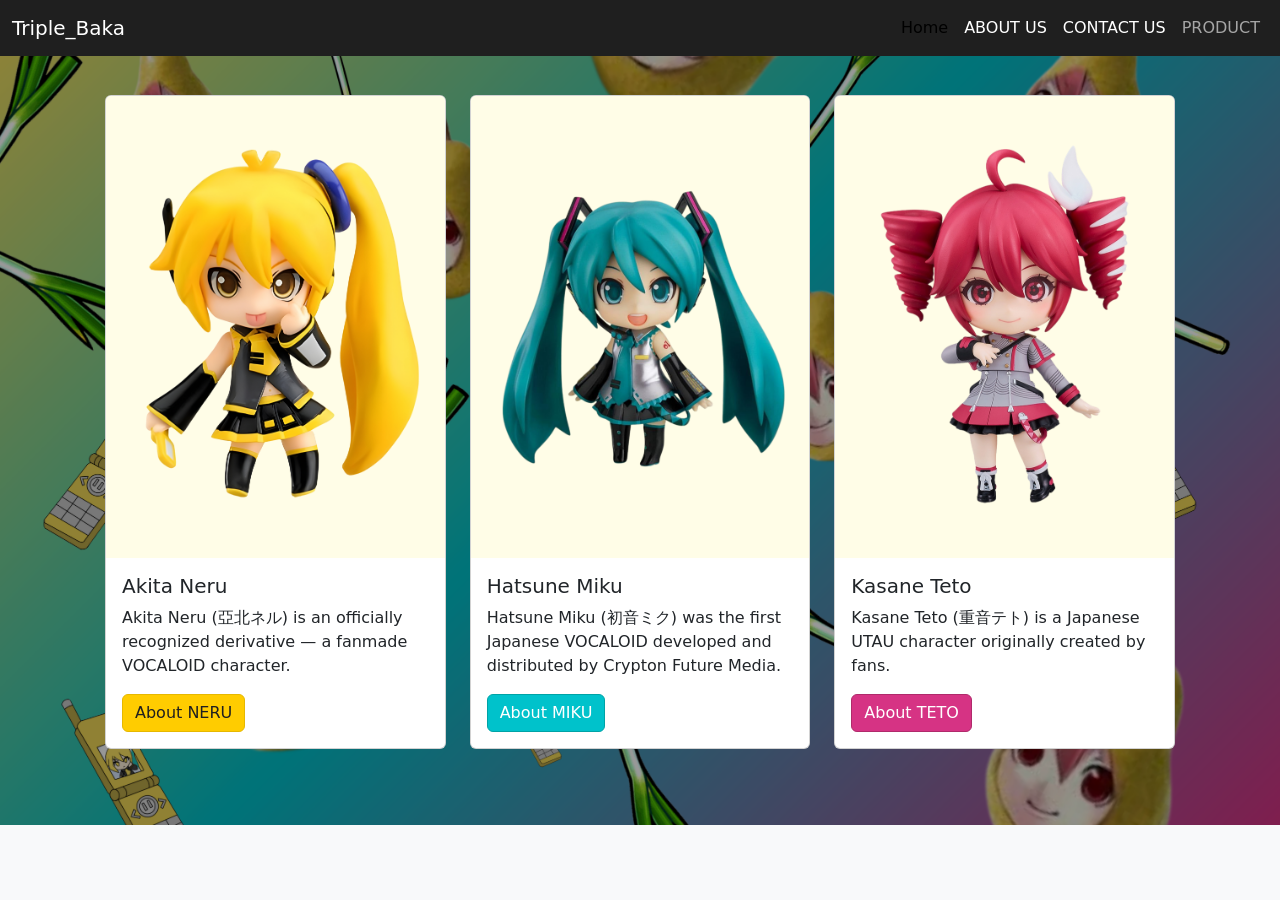
<file: index.html>
<!DOCTYPE html>
<html lang="en">
<head>
  <meta charset="UTF-8">
  <meta name="viewport" content="width=device-width, initial-scale=1.0">
  <title>Triple_Baka - Home</title>
  <link href="https://cdn.jsdelivr.net/npm/bootstrap@5.0.2/dist/css/bootstrap.min.css" rel="stylesheet">
  <link rel="stylesheet" href="finals_.css">
</head>
<body>
<nav class="navbar navbar-expand-lg navbar-custom">
  <div class="container-fluid">
    <a class="navbar-brand text-white" href="#">Triple_Baka</a>
    <button class="navbar-toggler" type="button" data-bs-toggle="collapse" data-bs-target="#navbarNavAltMarkup" aria-controls="navbarNavAltMarkup" aria-expanded="false" aria-label="Toggle navigation">
      <span class="navbar-toggler-icon"></span>
    </button>
    <div class="collapse navbar-collapse" id="navbarNavAltMarkup">
      <div class="navbar-nav ms-auto">
        <a class="nav-link active" aria-current="page" href="#">Home</a>
        <a class="nav-link" href="#">ABOUT US</a>
        <a class="nav-link" href="#">CONTACT US</a>
        <a class="nav-link disabled" href="#" tabindex="-1" aria-disabled="true">PRODUCT</a>
      </div>
    </div>
  </div>
</nav>

<div class="container cards-section">
  <div class="row g-4">
    <div class="col-md-4">
      <div class="card h-100">
        <img src="neru.png" class="card-img-top" alt="Neru"
             onerror="this.onerror=null;this.src='https://via.placeholder.com/600x300?text=NERU';">
        <div class="card-body d-flex flex-column">
          <h5 class="card-title">Akita Neru</h5>
          <p class="card-text">Akita Neru (亞北ネル) is an officially recognized derivative — a fanmade VOCALOID character.</p>
            <div class="mt-auto">
            <a href="neru.html" class="btn btn-neru">About NERU</a>
          </div>
        </div>
      </div>
    </div>

    <div class="col-md-4">
      <div class="card h-100">
        <img src="mike.png" class="card-img-top" alt="Hatsune"
             onerror="this.onerror=null;this.src='https://via.placeholder.com/600x300?text=MIKU';">
        <div class="card-body d-flex flex-column">
          <h5 class="card-title">Hatsune Miku</h5>
          <p class="card-text">Hatsune Miku (初音ミク) was the first Japanese VOCALOID developed and distributed by Crypton Future Media.</p>
          <div class="mt-auto">
            <a href="miku.html" class="btn btn-miku">About MIKU</a>
          </div>
        </div>
      </div>
    </div>

    <div class="col-md-4">
      <div class="card h-100">
        <img src="teto.png" class="card-img-top" alt="Kasane"
             onerror="this.onerror=null;this.src='https://via.placeholder.com/600x300?text=TETO';">
        <div class="card-body d-flex flex-column">
          <h5 class="card-title">Kasane Teto</h5>
          <p class="card-text">Kasane Teto (重音テト) is a Japanese UTAU character originally created by fans.</p>
          <div class="mt-auto">
            <a href="kasane.html" class="btn btn-kasane">About TETO</a>
          </div>  
        </div>
      </div>
    </div>
  </div>
</div>

<script src="https://cdn.jsdelivr.net/npm/bootstrap@5.0.2/dist/js/bootstrap.bundle.min.js"></script>
</body>
</html>
</file>
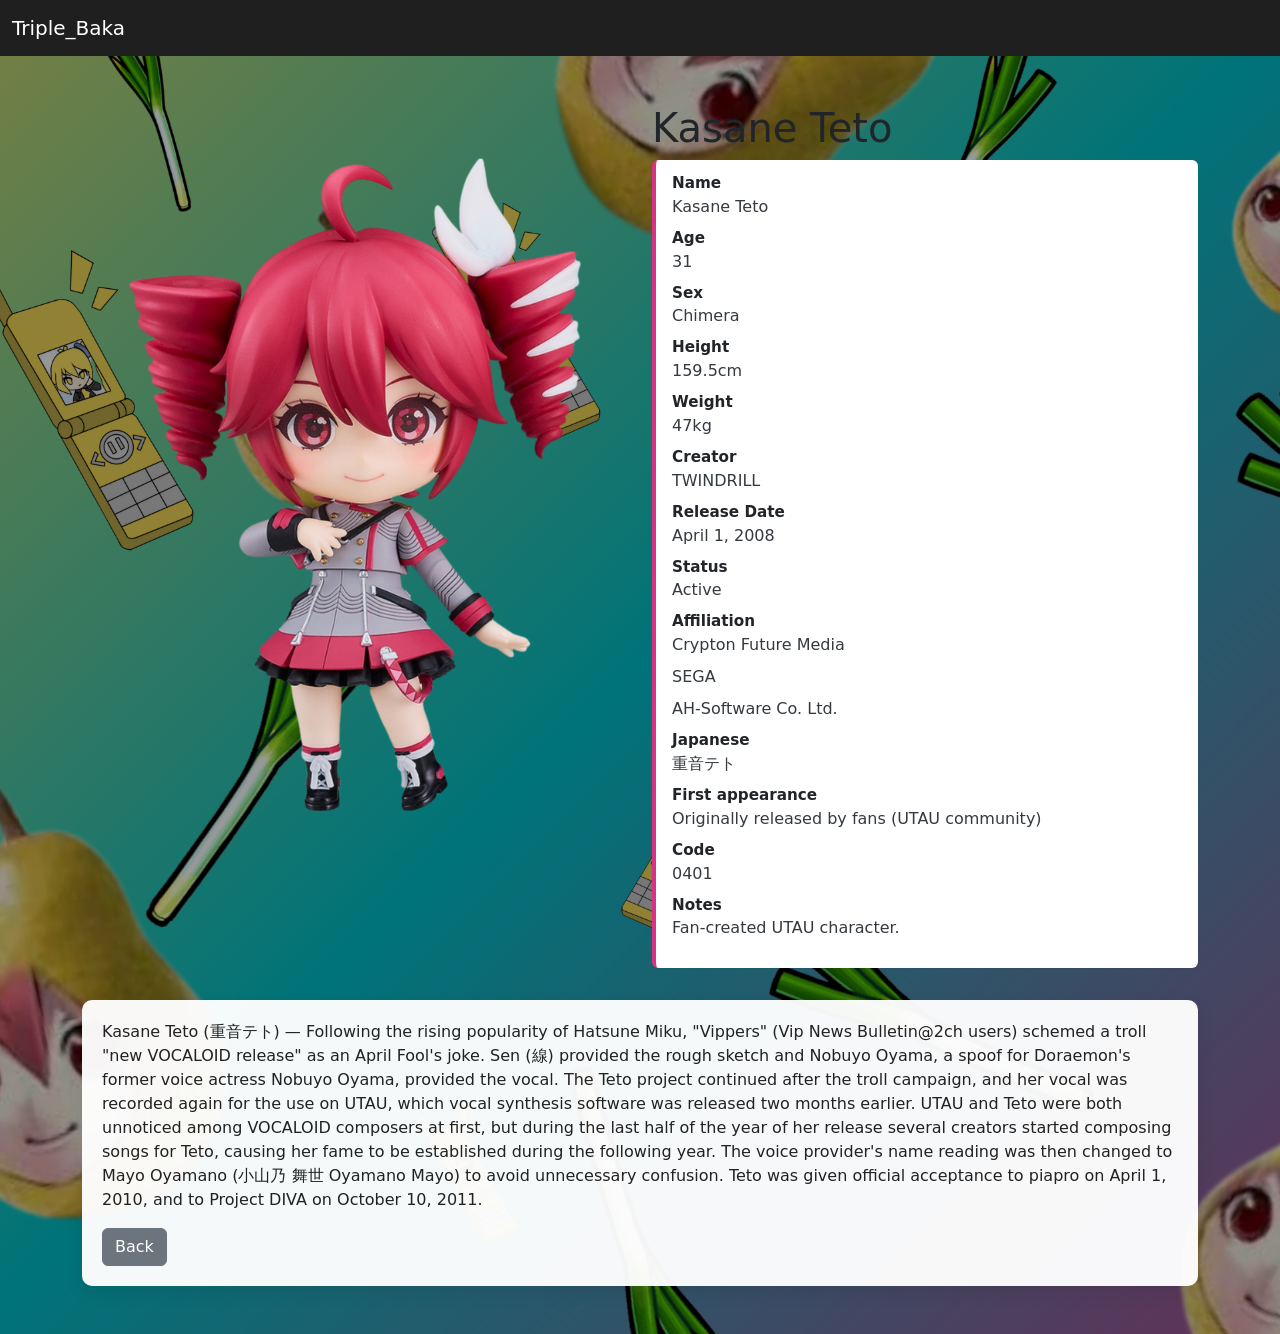
<file: kasane.html>
<!DOCTYPE html>
<html lang="en">
<head>
  <meta charset="utf-8">
  <meta name="viewport" content="width=device-width, initial-scale=1">
  <title>Kasane Teto — Triple_Baka</title>
  <link href="https://cdn.jsdelivr.net/npm/bootstrap@5.0.2/dist/css/bootstrap.min.css" rel="stylesheet">
  <link rel="stylesheet" href="finals_.css">
 </head>
 <body>
 <nav class="navbar navbar-expand-lg navbar-custom">
  <div class="container-fluid">
  <a class="navbar-brand text-white" href="index.html">Triple_Baka</a>
  </div>
 </nav>

 <main class="container my-5">
   <div class="row">
     <div class="col-md-6">
       <img src="teto.png" class="img-fluid" alt="Kasane Teto" onerror="this.onerror=null;this.src='https://via.placeholder.com/800x450?text=TETO';">
     </div>
     <div class="col-md-6">
       <h1>Kasane Teto</h1>
       
       <div class="ident-box ident-kasane ident-medium mb-3">
         <dl>
           <dt>Name</dt>
           <dd>Kasane Teto</dd>

           <dt>Age</dt>
           <dd>31</dd>

           <dt>Sex</dt>
           <dd>Chimera</dd>

           <dt>Height</dt>
           <dd>159.5cm</dd>

           <dt>Weight</dt>
           <dd>47kg</dd>
           
           <dt>Creator</dt>
           <dd>TWINDRILL</dd>

           <dt>Release Date</dt>
           <dd>April 1, 2008</dd>

           <dt>Status</dt>
           <dd>Active</dd>

           <dt>Affiliation</dt>
           <dd>Crypton Future Media</dd>
           <dd>SEGA</dd>
           <dd>AH-Software Co. Ltd.</dd>

           <dt>Japanese</dt>
           <dd>重音テト</dd>

           <dt>First appearance</dt>
           <dd>Originally released by fans (UTAU community)</dd>

           <dt>Code</dt>
           <dd>0401</dd>

           <dt>Notes</dt>
           <dd>Fan-created UTAU character.</dd>
         </dl>
       </div>
     </div>
   </div>

  <div class="row mt-3">
    <div class="col-12">
      <div class="content-box">
        <p>Kasane Teto (重音テト) — Following the rising popularity of Hatsune Miku, "Vippers" (Vip News Bulletin@2ch users) schemed a troll "new VOCALOID release" as an April Fool's joke. Sen (線) provided the rough sketch and Nobuyo Oyama, a spoof for Doraemon's former voice actress Nobuyo Oyama, provided the vocal. 
The Teto project continued after the troll campaign, and her vocal was recorded again for the use on UTAU, which vocal synthesis software was released two months earlier. UTAU and Teto were both unnoticed among VOCALOID composers at first, but during the last half of the year of her release several creators started composing songs for Teto, causing her fame to be established during the following year. 
The voice provider's name reading was then changed to Mayo Oyamano (小山乃 舞世 Oyamano Mayo) to avoid unnecessary confusion. Teto was given official acceptance to piapro on April 1, 2010, and to Project DIVA on October 10, 2011.</p>

  <a href="index.html" class="btn btn-secondary">Back</a>
      </div>
    </div>
  </div>
 </main>

 <script src="https://cdn.jsdelivr.net/npm/bootstrap@5.0.2/dist/js/bootstrap.bundle.min.js"></script>
 </body>
 </html>
</file>
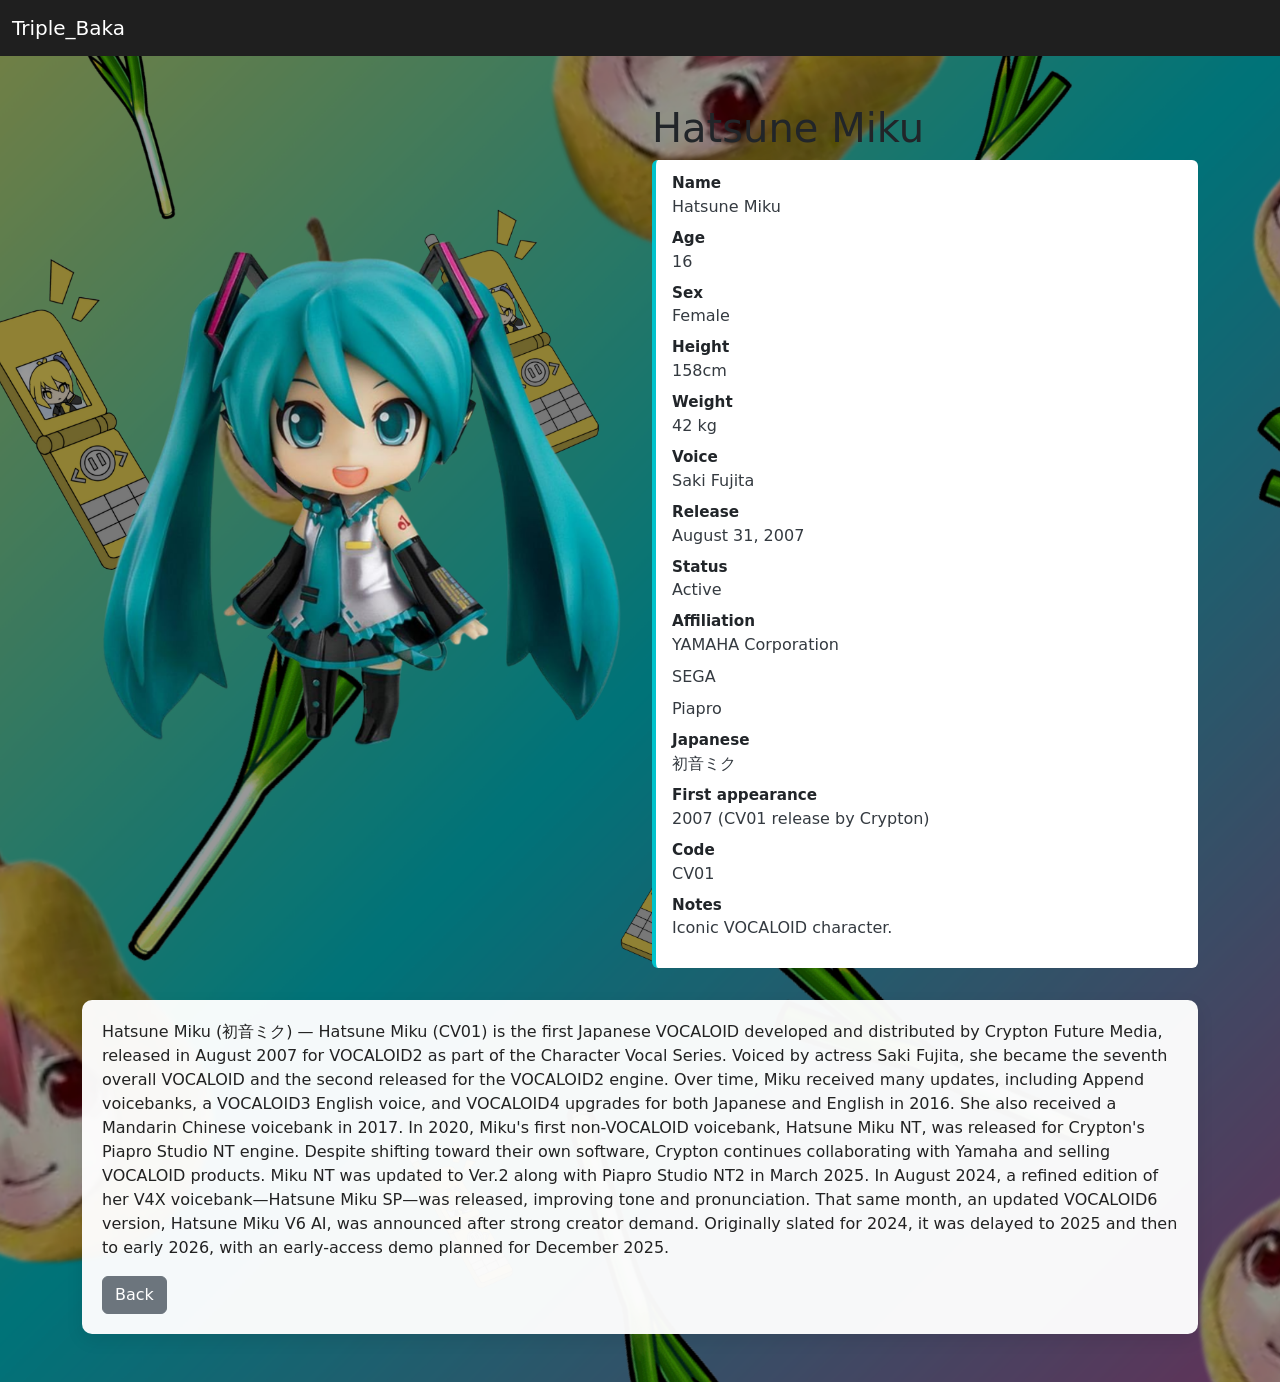
<file: miku.html>
<!DOCTYPE html>
<html lang="en">
<head>
  <meta charset="utf-8">
  <meta name="viewport" content="width=device-width, initial-scale=1">
  <title>Hatsune Miku — Triple_Baka</title>
  <link href="https://cdn.jsdelivr.net/npm/bootstrap@5.0.2/dist/css/bootstrap.min.css" rel="stylesheet">
  <link rel="stylesheet" href="finals_.css">
 </head>
 <body>
 <nav class="navbar navbar-expand-lg navbar-custom">
  <div class="container-fluid">
  <a class="navbar-brand text-white" href="index.html">Triple_Baka</a>
  </div>
 </nav>

 <main class="container my-5">
   <div class="row">
     <div class="col-md-6">
       <img src="mike.png" class="img-fluid" alt="Hatsune Miku" onerror="this.onerror=null;this.src='https://via.placeholder.com/800x450?text=MIKU';">
     </div>
     <div class="col-md-6">
       <h1>Hatsune Miku</h1>
      
       <div class="ident-box ident-miku ident-medium mb-3">
         <dl>
           <dt>Name</dt>
           <dd>Hatsune Miku</dd>

           <dt>Age</dt>
           <dd>16</dd>

           <dt>Sex</dt>
           <dd>Female</dd>

           <dt>Height</dt>
           <dd>158cm</dd>

           <dt>Weight</dt>
           <dd>42 kg</dd>
           
           <dt>Voice</dt>
           <dd>Saki Fujita</dd>

           <dt>Release</dt>
           <dd>August 31, 2007 </dd>

           <dt>Status</dt>
           <dd>Active</dd>

           <dt>Affiliation</dt>
           <dd>YAMAHA Corporation</dd>
           <dd>SEGA</dd>
           <dd>Piapro</dd>

           <dt>Japanese</dt>
           <dd>初音ミク</dd>

           <dt>First appearance</dt>
           <dd>2007 (CV01 release by Crypton)</dd>

           <dt>Code</dt>
           <dd>CV01</dd>

           <dt>Notes</dt>
           <dd>Iconic VOCALOID character.</dd>
         </dl>
       </div>
     </div>
   </div>

  <div class="row mt-3">
    <div class="col-12">
      <div class="content-box">
        <p>Hatsune Miku (初音ミク) — Hatsune Miku (CV01) is the first Japanese VOCALOID developed and distributed by Crypton Future Media, released in August 2007 for VOCALOID2 as part of the Character Vocal Series. Voiced by actress Saki Fujita, she became the seventh overall VOCALOID and the second released for the VOCALOID2 engine.
Over time, Miku received many updates, including Append voicebanks, a VOCALOID3 English voice, and VOCALOID4 upgrades for both Japanese and English in 2016. She also received a Mandarin Chinese voicebank in 2017.
In 2020, Miku's first non-VOCALOID voicebank, Hatsune Miku NT, was released for Crypton's Piapro Studio NT engine. Despite shifting toward their own software, Crypton continues collaborating with Yamaha and selling VOCALOID products. Miku NT was updated to Ver.2 along with Piapro Studio NT2 in March 2025.
In August 2024, a refined edition of her V4X voicebank—Hatsune Miku SP—was released, improving tone and pronunciation. That same month, an updated VOCALOID6 version, Hatsune Miku V6 AI, was announced after strong creator demand. Originally slated for 2024, it was delayed to 2025 and then to early 2026, with an early-access demo planned for December 2025.</p>

  <a href="index.html" class="btn btn-secondary">Back</a>
      </div>
    </div>
  </div>
 </main>

 <script src="https://cdn.jsdelivr.net/npm/bootstrap@5.0.2/dist/js/bootstrap.bundle.min.js"></script>
 </body>
 </html>
</file>
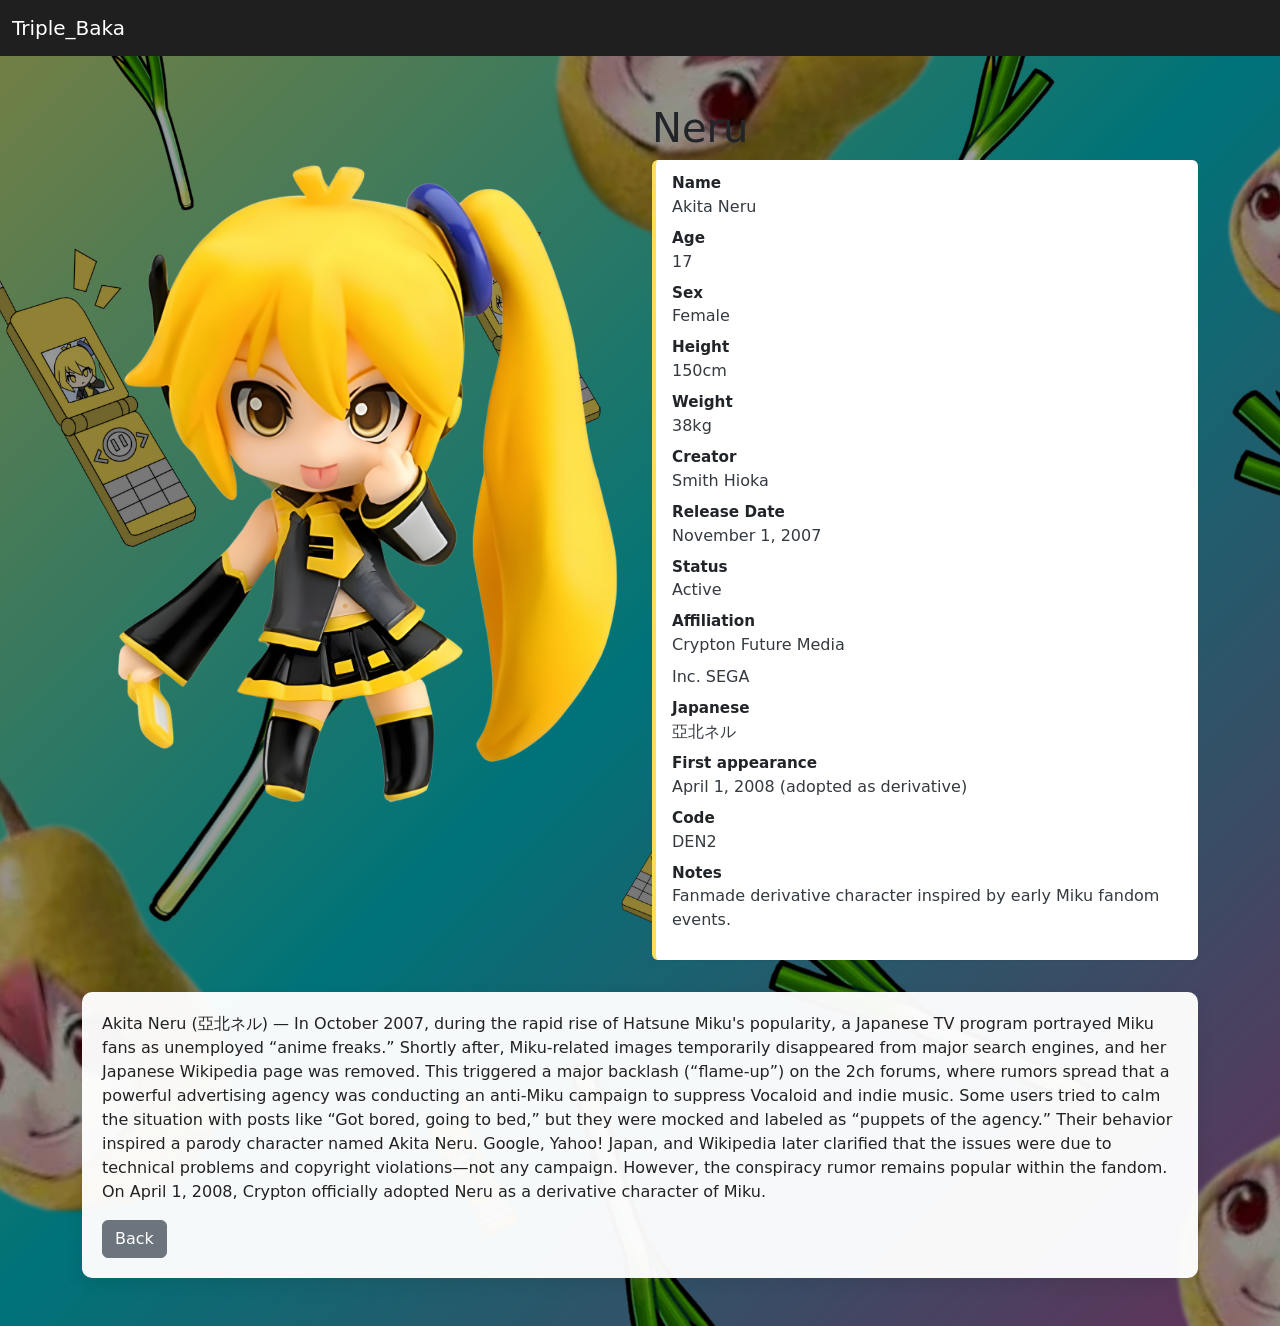
<file: neru.html>
<!DOCTYPE html>
<html lang="en">
<head>
  <meta charset="utf-8">
  <meta name="viewport" content="width=device-width, initial-scale=1">
  <title>Neru — Triple_Baka</title>
  <link href="https://cdn.jsdelivr.net/npm/bootstrap@5.0.2/dist/css/bootstrap.min.css" rel="stylesheet">
  <link rel="stylesheet" href="finals_.css">
 </head>
 <body>
 <nav class="navbar navbar-expand-lg navbar-custom">
  <div class="container-fluid">
  <a class="navbar-brand text-white" href="index.html">Triple_Baka</a>
  </div>
 </nav>

 <main class="container my-5">
   <div class="row">
     <div class="col-md-6">
       <img src="neru.png" class="img-fluid" alt="Neru" onerror="this.onerror=null;this.src='https://via.placeholder.com/800x450?text=NERU';">
     </div>
     <div class="col-md-6">
       <h1>Neru</h1>
      
       <div class="ident-box ident-neru ident-medium mb-3">
         <dl>
           <dt>Name</dt>
           <dd>Akita Neru</dd>

           <dt>Age</dt>
           <dd>17</dd>

           <dt>Sex</dt>
           <dd>Female</dd>

           <dt>Height</dt>
           <dd>150cm</dd>

           <dt>Weight</dt>
           <dd>38kg</dd>
           
           <dt>Creator</dt>
           <dd>Smith Hioka</dd>

           <dt>Release Date</dt>
           <dd>November 1, 2007</dd>

           <dt>Status</dt>
           <dd>Active</dd>

           <dt>Affiliation</dt>
           <dd>Crypton Future Media</dd>
           <dd>Inc. SEGA</dd>

           <dt>Japanese</dt>
           <dd>亞北ネル</dd>

           <dt>First appearance</dt>
           <dd>April 1, 2008 (adopted as derivative)</dd>

           <dt>Code</dt>
           <dd>DEN2</dd>

           <dt>Notes</dt>
           <dd>Fanmade derivative character inspired by early Miku fandom events.</dd>
         </dl>
       </div>
     </div>
   </div>

  <div class="row mt-3">
    <div class="col-12">
      <div class="content-box">
        <p>Akita Neru (亞北ネル) — In October 2007, during the rapid rise of Hatsune Miku's popularity, a Japanese TV program portrayed Miku fans as unemployed “anime freaks.” Shortly after, Miku-related images temporarily disappeared from major search engines, and her Japanese Wikipedia page was removed. This triggered a major backlash (“flame-up”) on the 2ch forums, where rumors spread that a powerful advertising agency was conducting an anti-Miku campaign to suppress Vocaloid and indie music.
Some users tried to calm the situation with posts like “Got bored, going to bed,” but they were mocked and labeled as “puppets of the agency.” Their behavior inspired a parody character named Akita Neru.
Google, Yahoo! Japan, and Wikipedia later clarified that the issues were due to technical problems and copyright violations—not any campaign. However, the conspiracy rumor remains popular within the fandom.
On April 1, 2008, Crypton officially adopted Neru as a derivative character of Miku.</p>

  <a href="index.html" class="btn btn-secondary">Back</a>
      </div>
    </div>
  </div>
 </main>

 <script src="https://cdn.jsdelivr.net/npm/bootstrap@5.0.2/dist/js/bootstrap.bundle.min.js"></script>
 </body>
 </html>
</file>
<file: finals_.css>
.card-img-top{
    height: auto;
    padding: 20px;
    background-color: #fffde7 ;

}


.cards-section{
    margin: 1.5rem auto 2rem; /* top auto bottom */
    padding: 15px;
    max-width: 1100px;
   
}



.navbar-custom{
    background-color: #1f1f1f;
}
.navbar-custom .navbar-brand,
.navbar-custom .nav-link{
    color: #ffffff;
}
.navbar-custom .nav-link.disabled{
    opacity: .6;
}


body{

    background-color: #f8f9fa;
    background-image: url('triplets_baka.png');
    background-repeat: no-repeat;
    background-position: center center;
    background-size: cover;
}


.ident-box{
   
    --ident-bg: #ffffff;
    --ident-accent: #0d6efd; 
    --ident-radius: 6px;
    --ident-padding: 12px 16px;

    background: var(--ident-bg);
    border-left: 4px solid var(--ident-accent);
    padding: var(--ident-padding);
    border-radius: var(--ident-radius);
    box-shadow: 0 1px 2px rgba(0,0,0,0.04);
}
.ident-box dt{
    font-weight: 600;
    font-size: 0.95rem;
}
.ident-box dd{
    margin-left: 0;
    margin-bottom: 8px;
    color: #343a40;
}



.ident-neru{ /* warm/yellow accent */
    --ident-accent: #ffdd57;
}
.ident-miku{ /* teal/cyan accent */
    --ident-accent: #00c2cb;
}
.ident-kasane{ /* pink/purple accent */
    --ident-accent: #d63384;
}


.ident-small{ --ident-padding: 8px 12px; font-size: 0.9rem; }
.ident-medium{ --ident-padding: 12px 16px; font-size: 1rem; }
.ident-large{ --ident-padding: 18px 20px; font-size: 1.05rem; }


.ident-rounded{ --ident-radius: 16px; }
.ident-outline{ background: transparent; box-shadow: none; border-left-width: 6px; }


@media (max-width: 576px){
    .ident-box dt{ font-size: 0.92rem; }
}


.btn-neru{
    background-color: #ffcc00;
    color: #1f1f1f;
    border-color: #e6b800;
}
.btn-neru:hover,
.btn-neru:focus{
    background-color: #e6b200;
    color: #111;
    border-color: #cc9f00;
}

.btn-miku{
    background-color: #00c2cb;
    color: #ffffff;
    border-color: #00a3a6;
}
.btn-miku:hover,
.btn-miku:focus{
    background-color: #00a7ab;
    border-color: #008f92;
}

.btn-kasane{
    background-color: #d63384;
    color: #ffffff;
    border-color: #b02a6b;
}
.btn-kasane:hover,
.btn-kasane:focus{
    background-color: #b02a6b;
    border-color: #992455;
}

/* Readable content box for long paragraphs (over background image) */
.content-box{
    background: rgba(255,255,255,0.96);
    padding: 20px;
    border-radius: 10px;
    box-shadow: 0 6px 18px rgba(0,0,0,0.08);
    color: #222;
}
@media (max-width: 576px){
    .content-box{ padding: 14px; }
}
</file>
